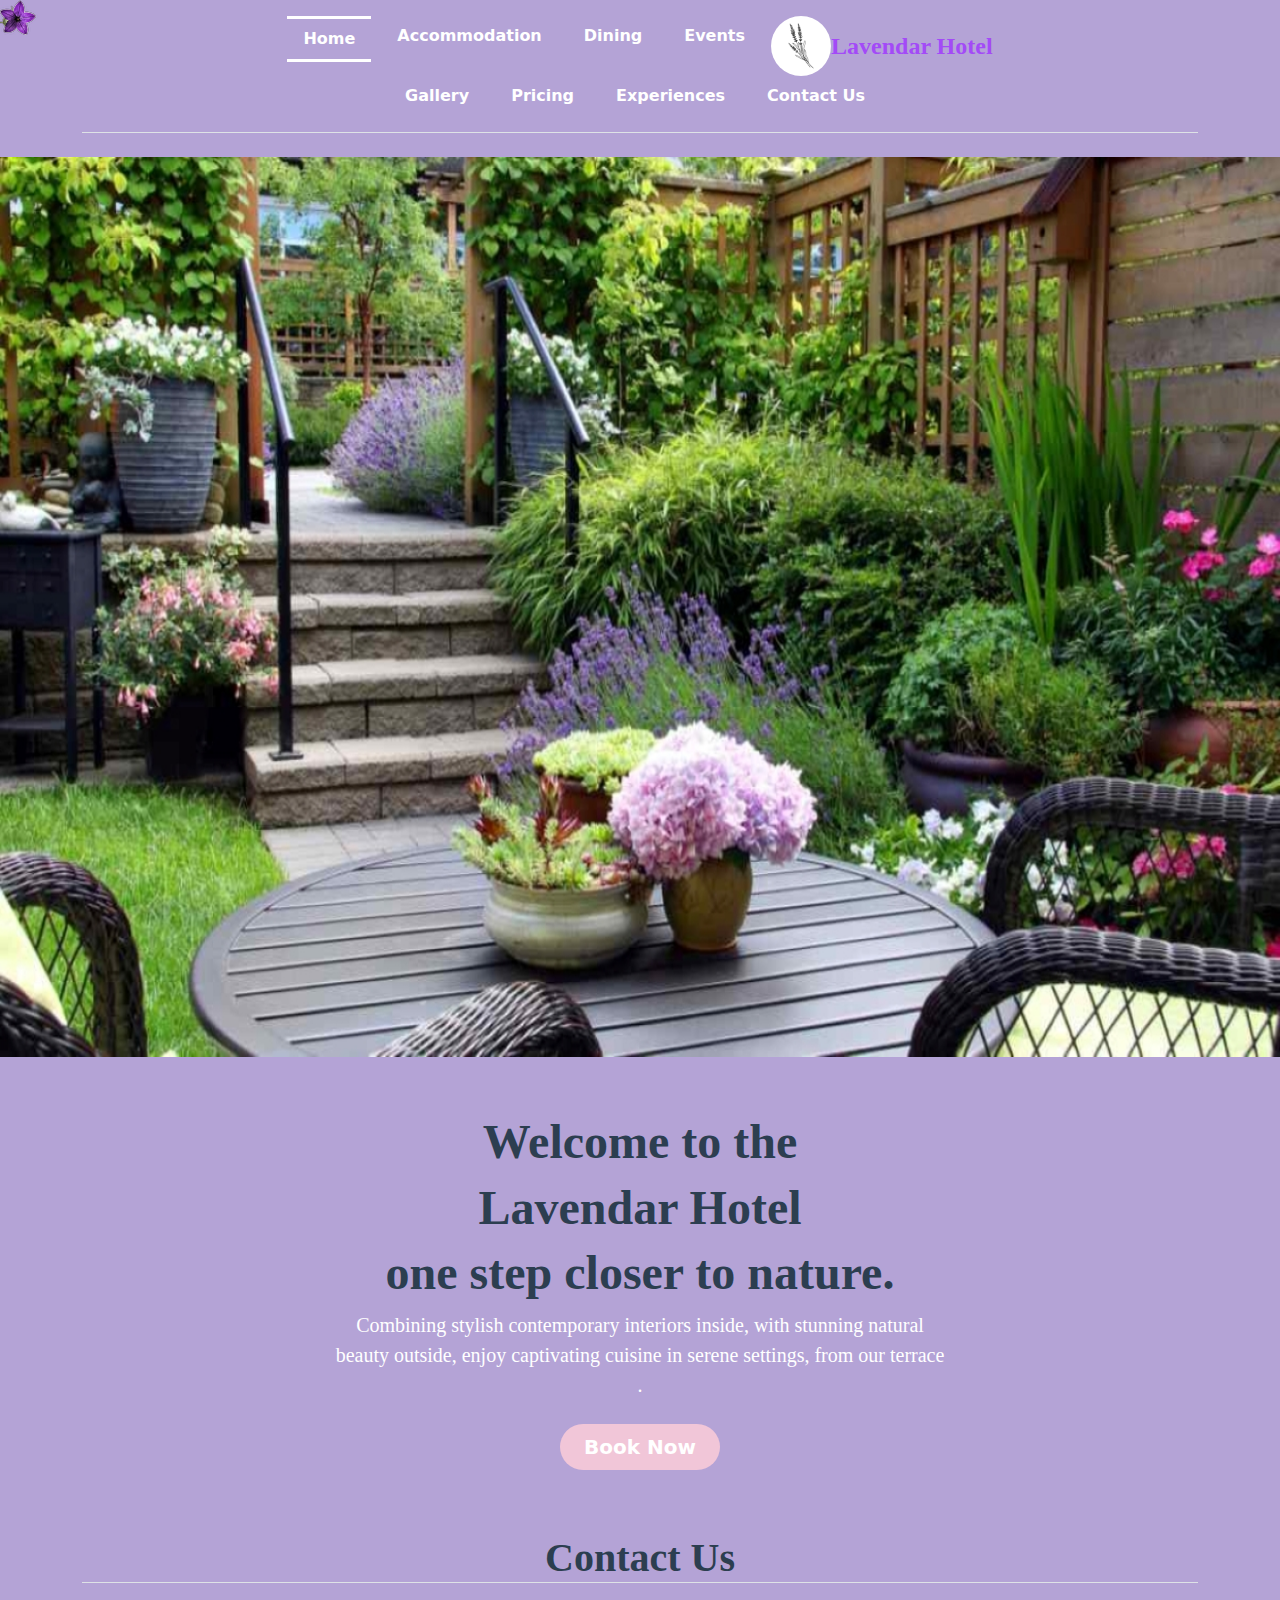
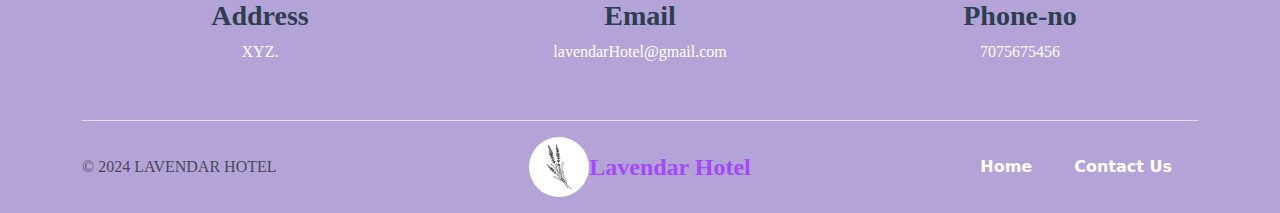
<file: index.html>
<!DOCTYPE html>
<head><title>Lavendar Hotel</title>
  <meta charset="utf-8">
  <meta name="viewport" content="width=device-width , initial-scale =1.0">
  <link href="./style.css" rel="stylesheet">
    <link href="https://cdn.jsdelivr.net/npm/bootstrap@5.3.3/dist/css/bootstrap.min.css" rel="stylesheet" integrity="sha384-QWTKZyjpPEjISv5WaRU9OFeRpok6YctnYmDr5pNlyT2bRjXh0JMhjY6hW+ALEwIH" crossorigin="anonymous">
    <link href="https://fonts.googleapis.com/css2?family=Abril+Fatface&family=Alegreya:ital,wght@0,400..900;1,400..900&family=Great+Vibes&display=swap" rel="stylesheet">
  </head>
<body>
<div class="cursor">
<img class="curimg" src="./img/cursor1.png">
</div>
<div class="main">
    <div class="container">
        <header class="d-flex flex-wrap justify-content-center py-3 mb-4 border-bottom">
            <ul class="nav nav-pills">
                <li class="nav-item"><a href="./index.html" class="nav-link active" aria-current="page" >Home</a></li>
                <li class="nav-item"><a href="./accommodation.html" class="nav-link">Accommodation</a></li>
                <li class="nav-item"><a href="./dining.html" class="nav-link">Dining</a></li>
                <li class="nav-item"><a href="./events.html" class="nav-link">Events</a></li>
              </ul>
          <center><a href="" class="d-flex align-items-center mb-3 mb-md-0 me-md-auto link-body-emphasis text-decoration-none">
            <svg class="bi me-2" width="0.1" height="0.1"><img class="lavendar" src="./lavendarpic.jpg" height="60" width="60"></svg>
            <span class="fs-4">Lavendar Hotel</span>
          </a></center>   
          <ul class="nav nav-pills">
            <li class="nav-item"><a href="./gallery.html" class="nav-link">Gallery</a></li>
            <li class="nav-item"><a href="./pricing.html" class="nav-link">Pricing</a></li>
            <li class="nav-item"><a href="./experiences.html" class="nav-link">Experiences</a></li>
            <li class="nav-item"><a href="./contact.html" class="nav-link">Contact Us</a></li>
          </ul>
        </header>
      </div>
      <div class="hero">
        <h2 class="herotext">Welcome</h2>
           <img class="heroimg" src="./Backyard-Garden-Ideas-1.jpg">
      </div>
      <div class="px-4 py-2 my-5 text-center">
        <h1 class="display-5">Welcome to the</h1>
        <h1 class="display-5">Lavendar Hotel</h1>
        <h3 class="display-5">one step closer to nature.</h3>
        <div class="col-lg-6 mx-auto">
          <p class="lead mb-4">Combining stylish contemporary interiors inside, with stunning natural beauty outside, enjoy captivating cuisine in serene settings, from our terrace .</p>
          <div class="d-grid gap-2 d-sm-flex justify-content-sm-center">
            <button type="button" class="btn btn-primary btn-lg px-4 gap-3" fdprocessedid="iiy8e">Book Now</button>
          </div>
        </div>
      </div>
        <div class="p-2 text-center bg-body-tertiary custom-bg">
          <div class="container">
            <h1 class="border-bottom">Contact Us</h1>
            <div class="row g-4 py-2 row-cols-1 row-cols-lg-3">
              <div class="col">
                <h3 >Address</h3>
                <p>XYZ.</p>
              </div>
              <div class="col">
                <h3>Email</h3>
                <p>lavendarHotel@gmail.com</p>
              </div>
              <div class="col">
                <h3>Phone-no</h3>
                <p>7075675456</p>             
              </div>
            </div>
          </div>
        </div>
      <div class="container">
        <footer class="d-flex flex-wrap justify-content-between align-items-center py-3 my-4 border-top">
          <p class="col-md-4 mb-0 text-body-secondary">© 2024 LAVENDAR HOTEL</p>
          <a href="/" class="col-md-4 d-flex align-items-center justify-content-center mb-3 mb-md-0 me-md-auto link-body-emphasis text-decoration-none">
            <svg class="bi me-2" width="40" height="32"><img class="lavendar" src="./lavendarpic.jpg" height="60" width="60"></svg>
            <span class="fs-4 text-center">Lavendar Hotel</span>
          </a>
          <ul class="nav col-md-4 justify-content-end">
            <li class="nav-item"><a href="./index.html" class="nav-link">Home</a></li>
            <li class="nav-item"><a href="./contact.html" class="nav-link">Contact Us</a></li>
          </ul>
        </footer>
      </div>
      <script src="https://cdn.jsdelivr.net/npm/bootstrap@5.3.3/dist/js/bootstrap.bundle.min.js" integrity="sha384-YvpcrYf0tY3lHB60NNkmXc5s9fDVZLESaAA55NDzOxhy9GkcIdslK1eN7N6jIeHz" crossorigin="anonymous"></script>
      <script src="https://cdnjs.cloudflare.com/ajax/libs/gsap/3.12.5/gsap.min.js" integrity="sha512-7eHRwcbYkK4d9g/6tD/mhkf++eoTHwpNM9woBxtPUBWm67zeAfFC+HrdoE2GanKeocly/VxeLvIqwvCdk7qScg==" crossorigin="anonymous" referrerpolicy="no-referrer"></script>
      <script src="script.js"></script>
    </body>
    </html>
</file>
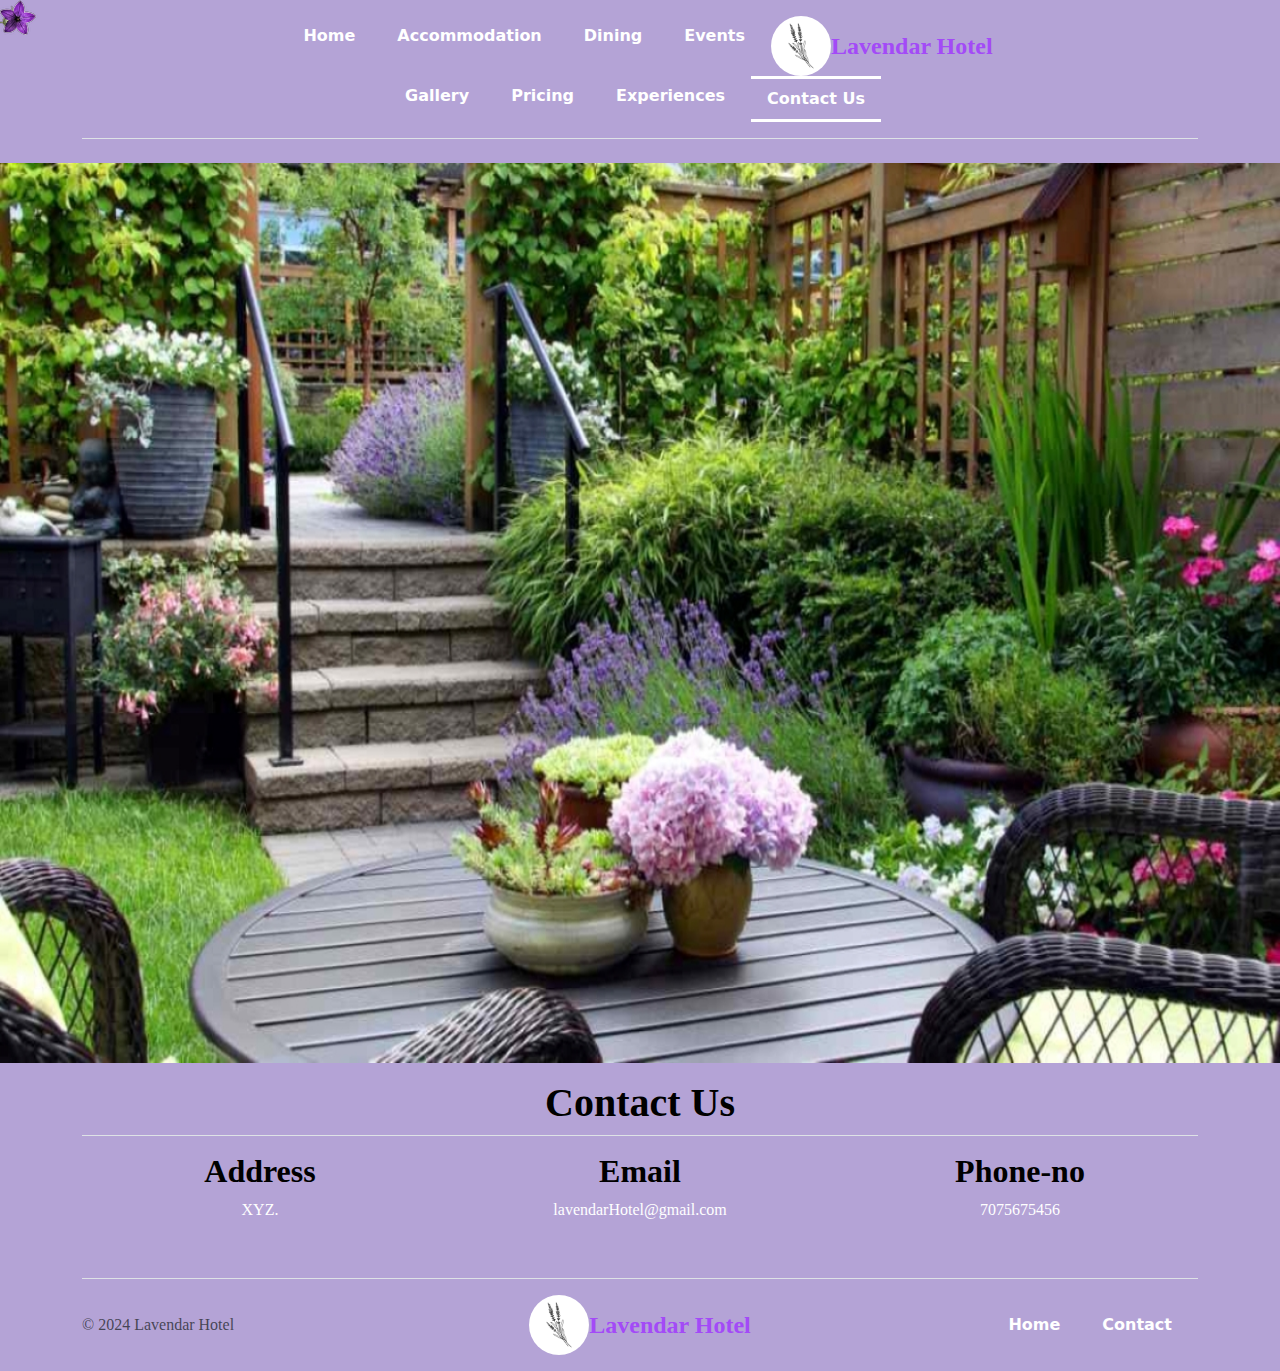
<file: contact.html>
<!DOCTYPE html>
<head><title>Lavendar Hotel</title>
    <link href="style.css" rel="stylesheet">
    <link href="https://cdn.jsdelivr.net/npm/bootstrap@5.3.3/dist/css/bootstrap.min.css" rel="stylesheet" integrity="sha384-QWTKZyjpPEjISv5WaRU9OFeRpok6YctnYmDr5pNlyT2bRjXh0JMhjY6hW+ALEwIH" crossorigin="anonymous">
    <link rel="preconnect" href="https://fonts.googleapis.com">
    <link rel="preconnect" href="https://fonts.gstatic.com" crossorigin>
    <link href="https://fonts.googleapis.com/css2?family=Abril+Fatface&family=Alegreya:ital,wght@0,400..900;1,400..900&family=Great+Vibes&display=swap" rel="stylesheet">
  </head>
<body>
  <div class="cursor">
    <img class="curimg" src="./img/cursor1.png">
    </div>
    <div class="main">
    <div class="container">
        <header class="d-flex flex-wrap justify-content-center py-3 mb-4 border-bottom">
            <ul class="nav nav-pills">
                <li class="nav-item"><a href="./index.html" class="nav-link" aria-current="page">Home</a></li>
                <li class="nav-item"><a href="./accommodation.html" class="nav-link">Accommodation</a></li>
                <li class="nav-item"><a href="./dining.html" class="nav-link">Dining</a></li>
                <li class="nav-item"><a href="./events.html" class="nav-link">Events</a></li>
              </ul>
              <center><a href="" class="d-flex align-items-center mb-3 mb-md-0 me-md-auto link-body-emphasis text-decoration-none">
                <svg class="bi me-2" width="0.1" height="0.1"><img class="lavendar" src="./lavendarpic.jpg" height="60" width="60"></svg>
                <span class="fs-4">Lavendar Hotel</span>
              </a></center>  
          <ul class="nav nav-pills">
            <li class="nav-item"><a href="./gallery.html" class="nav-link">Gallery</a></li>
            <li class="nav-item"><a href="./pricing.html" class="nav-link">Pricing</a></li>
            <li class="nav-item"><a href="./experiences.html" class="nav-link">Experiences</a></li>
            <li class="nav-item"><a href="./contact.html" class="nav-link active">Contact Us</a></li>
          </ul>
        </header>
      </div>
      <div class="hero">
           <img class="heroimg" src="./Backyard-Garden-Ideas-1.jpg">
      </div>
      <div class="p-2 text-center bg-body-tertiary custom-bg">
        <div class="container">
          <h1 class="text-body-emphasis py-2 border-bottom">Contact Us</h1>
          <div class="row g-4 py-2 row-cols-1 row-cols-lg-3">
            <div class="col">
              <h3 class="fs-2 text-body-emphasis">Address</h3>
              <p>XYZ.</p>
            </div>
            <div class="col">
              <h3 class="fs-2 text-body-emphasis">Email</h3>
              <p>lavendarHotel@gmail.com</p>
            </div>
            <div class="col">
              <h3 class="fs-2 text-body-emphasis">Phone-no</h3>
              <p>7075675456</p>             
            </div>
          </div>
        </div>
      </div>
      <div class="container">
        <footer class="d-flex flex-wrap justify-content-between align-items-center py-3 my-4 border-top">
          <p class="col-md-4 mb-0 text-body-secondary">© 2024 Lavendar Hotel</p>      
          <a href="/" class="col-md-4 d-flex align-items-center justify-content-center mb-3 mb-md-0 me-md-auto link-body-emphasis text-decoration-none">
            <svg class="bi me-2" width="40" height="32"><img class="lavendar" src="./lavendarpic.jpg" height="60" width="60"></svg>
            <span class="fs-4 text-center">Lavendar Hotel</span>
          </a>   
          <ul class="nav col-md-4 justify-content-end">
            <li class="nav-item"><a href="./index.html" class="nav-link">Home</a></li>
            <li class="nav-item"><a href="./contact.html" class="nav-link">Contact</a></li>
          </ul>
        </footer>
      </div>
    <script src="https://cdn.jsdelivr.net/npm/bootstrap@5.3.3/dist/js/bootstrap.bundle.min.js" integrity="sha384-YvpcrYf0tY3lHB60NNkmXc5s9fDVZLESaAA55NDzOxhy9GkcIdslK1eN7N6jIeHz" crossorigin="anonymous"></script>
    <script src="https://cdnjs.cloudflare.com/ajax/libs/gsap/3.12.5/gsap.min.js" integrity="sha512-7eHRwcbYkK4d9g/6tD/mhkf++eoTHwpNM9woBxtPUBWm67zeAfFC+HrdoE2GanKeocly/VxeLvIqwvCdk7qScg==" crossorigin="anonymous" referrerpolicy="no-referrer"></script>
    <script src="script.js"></script>
  </body>
</file>
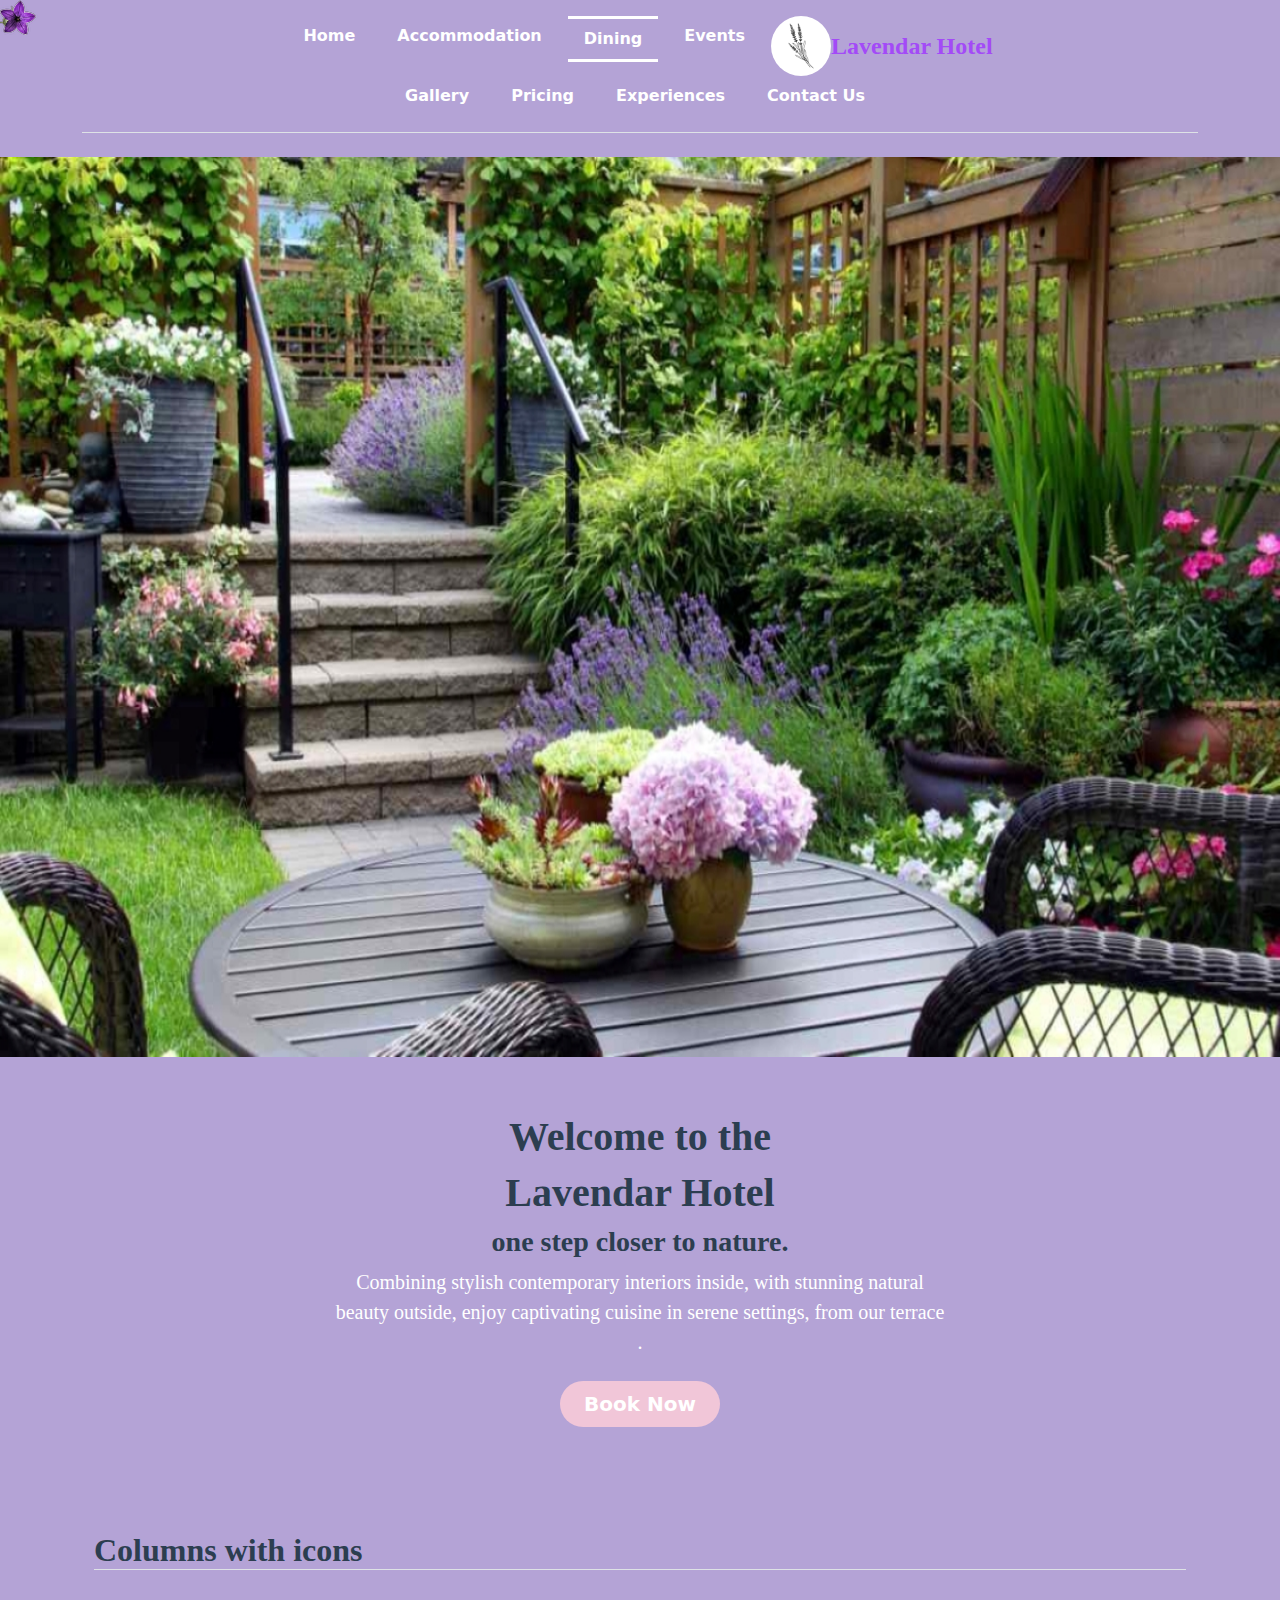
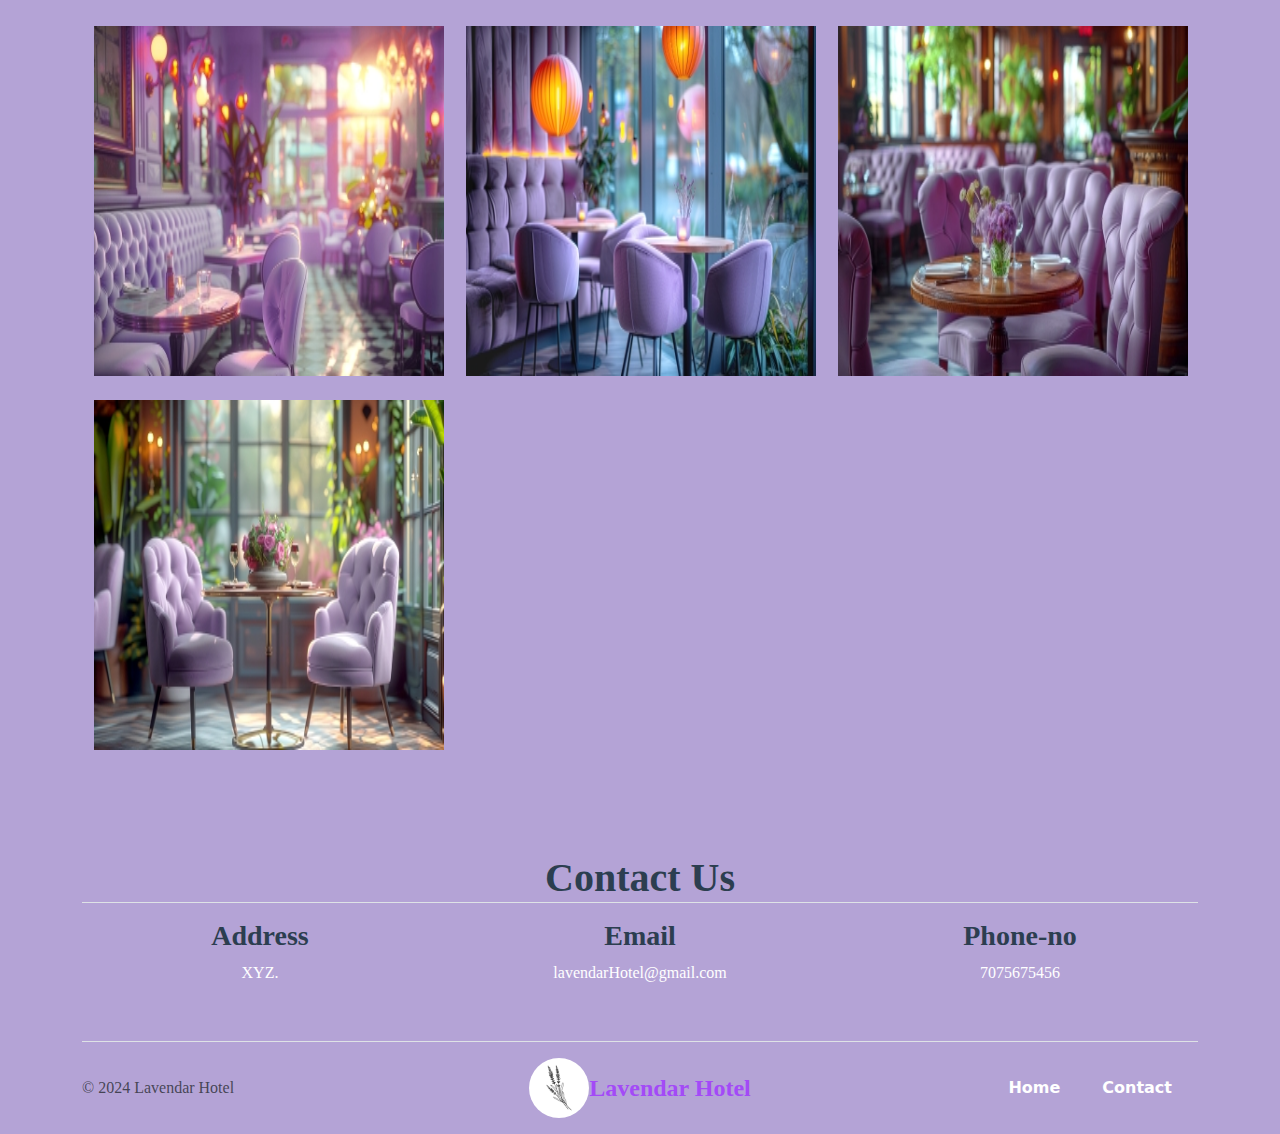
<file: dining.html>
<!DOCTYPE html>
<head><title>Lavendar Hotel</title>
    <link href="style.css" rel="stylesheet">
    <link href="https://cdn.jsdelivr.net/npm/bootstrap@5.3.3/dist/css/bootstrap.min.css" rel="stylesheet" integrity="sha384-QWTKZyjpPEjISv5WaRU9OFeRpok6YctnYmDr5pNlyT2bRjXh0JMhjY6hW+ALEwIH" crossorigin="anonymous">
    <link rel="preconnect" href="https://fonts.googleapis.com">
    <link rel="preconnect" href="https://fonts.gstatic.com" crossorigin>
    <link href="https://fonts.googleapis.com/css2?family=Abril+Fatface&family=Alegreya:ital,wght@0,400..900;1,400..900&family=Great+Vibes&display=swap" rel="stylesheet">
  </head>
<body>
  <div class="cursor">
    <img class="curimg" src="./img/cursor1.png">
    </div>
  <div class="main">
    <div class="container">
        <header class="d-flex flex-wrap justify-content-center py-3 mb-4 border-bottom">
            <ul class="nav nav-pills">
                <li class="nav-item"><a href="./index.html" class="nav-link" aria-current="page">Home</a></li>
                <li class="nav-item"><a href="./accommodation.html" class="nav-link">Accommodation</a></li>
                <li class="nav-item"><a href="./dining.html" class="nav-link active">Dining</a></li>
                <li class="nav-item"><a href="./events.html" class="nav-link">Events</a></li>
              </ul>
              <center><a href="" class="d-flex align-items-center mb-3 mb-md-0 me-md-auto link-body-emphasis text-decoration-none">
                <svg class="bi me-2" width="0.1" height="0.1"><img class="lavendar" src="./lavendarpic.jpg" height="60" width="60"></svg>
                <span class="fs-4">Lavendar Hotel</span>
              </a></center>   
          <ul class="nav nav-pills">
            <li class="nav-item"><a href="./gallery.html" class="nav-link">Gallery</a></li>
            <li class="nav-item"><a href="./pricing.html" class="nav-link">Pricing</a></li>
            <li class="nav-item"><a href="./experiences.html" class="nav-link">Experiences</a></li>
            <li class="nav-item"><a href="./contact.html" class="nav-link">Contact Us</a></li>
          </ul>
        </header>
      </div>
      <div class="hero">
           <img class="heroimg" src="./Backyard-Garden-Ideas-1.jpg">
      </div>
      <div class="px-4 py-2 my-5 text-center">
        <h1 >Welcome to the</h1>
        <h1 >Lavendar Hotel</h1>
        <h3 >one step closer to nature.</h3>
        <div class="col-lg-6 mx-auto">
          <p class="lead mb-4">Combining stylish contemporary interiors inside, with stunning natural beauty outside, enjoy captivating cuisine in serene settings, from our terrace .</p>
          <div class="d-grid gap-2 d-sm-flex justify-content-sm-center">
            <button type="button" class="btn btn-primary btn-lg px-4 gap-3" fdprocessedid="iiy8e">Book Now</button>
          </div>
        </div>
      </div>
      <div class="container px-4 py-5" id="featured-3">
        <h2 class="border-bottom">Columns with icons</h2>
        <div class="row g-4 py-5 row-cols-1 row-cols-lg-3">
          <div class="feature col">
            <img class="din" src="./img/dining3.jpg" height="350px" width="350px">
            <div class="dininfo">
           <h3 class="pictext">Banquet Hall</h3></div>
          </div>
          <div class="feature col">
            <img class="din" src="./img/dining1.jpg" height="350px" width="350px">
            <div class="dininfo">
              <h3 class="pictext">Family Dining</h3></div>
          </div>
          <div class="feature col">            
            <img class="din" src="./img/dining2.jpg" height="350px" width="350px">
            <div class="dininfo">
              <h3 class="pictext">Family Dining</h3></div>
          </div>
          <div class="feature col">           
            <img class="din" src="./img/dining4.jpg" height="350px" width="350px">
            <div class="dininfo">
              <h3 class="pictext">Private Dining</h3></div>
          </div>
        </div>
      </div>
      <div class="p-2 text-center bg-body-tertiary custom-bg">
        <div class="container">
          <h1 class="border-bottom">Contact Us</h1>
          <div class="row g-4 py-2 row-cols-1 row-cols-lg-3">
            <div class="col">
              <h3>Address</h3>
              <p>XYZ.</p>
            </div>
            <div class="col">
              <h3>Email</h3>
              <p>lavendarHotel@gmail.com</p>
            </div>
            <div class="col">
              <h3>Phone-no</h3>
              <p>7075675456</p>             
            </div>
          </div>
        </div>
      </div>
      <div class="container">
        <footer class="d-flex flex-wrap justify-content-between align-items-center py-3 my-4 border-top">
          <p class="col-md-4 mb-0 text-body-secondary">© 2024 Lavendar Hotel</p>    
          <a href="/" class="col-md-4 d-flex align-items-center justify-content-center mb-3 mb-md-0 me-md-auto link-body-emphasis text-decoration-none">
            <svg class="bi me-2" width="40" height="32"><img class="lavendar" src="./lavendarpic.jpg" height="60" width="60"></svg>
            <span class="fs-4 text-center">Lavendar Hotel</span>
          </a>    
          <ul class="nav col-md-4 justify-content-end">
            <li class="nav-item"><a href="./index.html" class="nav-link">Home</a></li>
            <li class="nav-item"><a href="./contact.html" class="nav-link">Contact</a></li>
          </ul>
        </footer>
      </div>
    <script src="https://cdn.jsdelivr.net/npm/bootstrap@5.3.3/dist/js/bootstrap.bundle.min.js" integrity="sha384-YvpcrYf0tY3lHB60NNkmXc5s9fDVZLESaAA55NDzOxhy9GkcIdslK1eN7N6jIeHz" crossorigin="anonymous"></script>
    <script src="https://cdnjs.cloudflare.com/ajax/libs/gsap/3.12.5/gsap.min.js" integrity="sha512-7eHRwcbYkK4d9g/6tD/mhkf++eoTHwpNM9woBxtPUBWm67zeAfFC+HrdoE2GanKeocly/VxeLvIqwvCdk7qScg==" crossorigin="anonymous" referrerpolicy="no-referrer"></script>
    <script src="script.js"></script>
  </body>
</file>
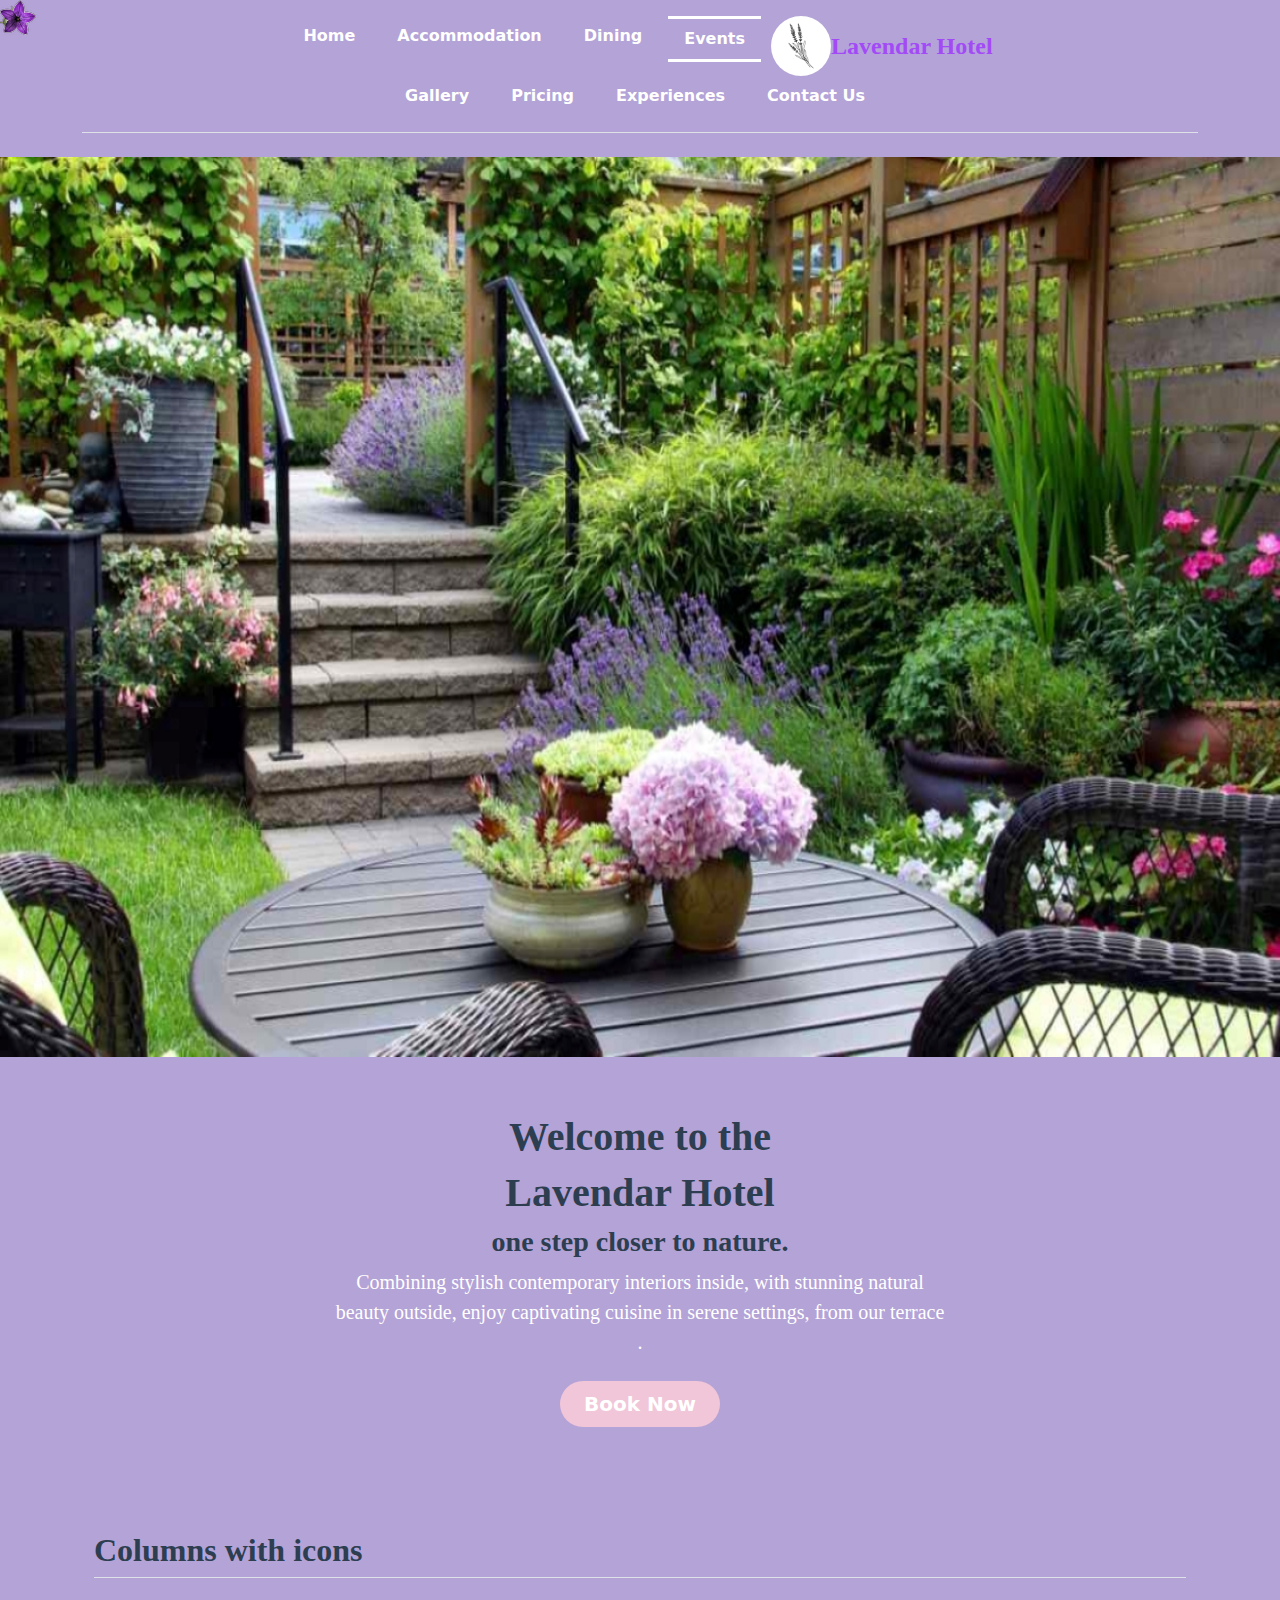
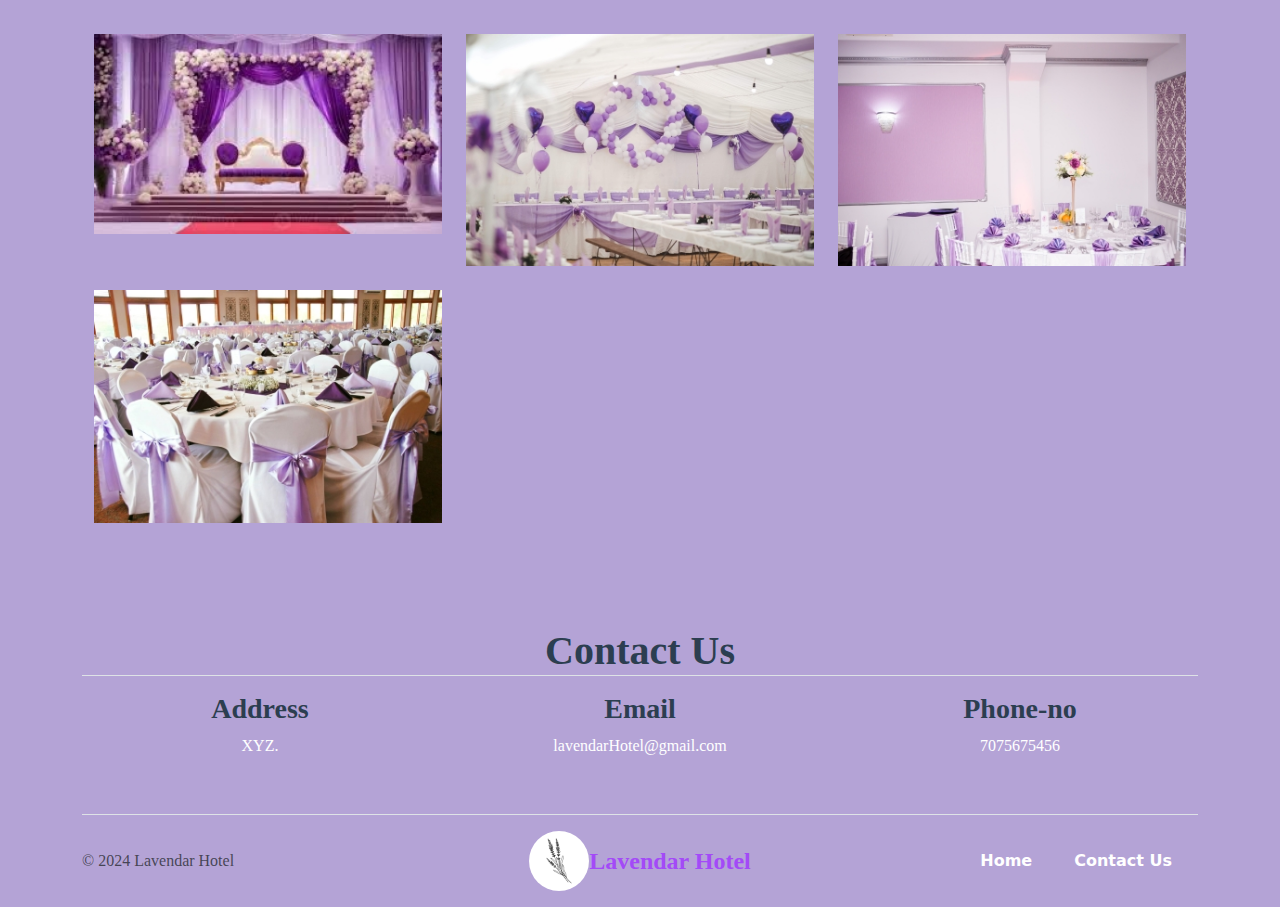
<file: events.html>
<!DOCTYPE html>
<head><title>Lavendar Hotel</title>
    <link href="style.css" rel="stylesheet">
    <link href="https://cdn.jsdelivr.net/npm/bootstrap@5.3.3/dist/css/bootstrap.min.css" rel="stylesheet" integrity="sha384-QWTKZyjpPEjISv5WaRU9OFeRpok6YctnYmDr5pNlyT2bRjXh0JMhjY6hW+ALEwIH" crossorigin="anonymous">
    <link href="https://fonts.googleapis.com/css2?family=Abril+Fatface&family=Alegreya:ital,wght@0,400..900;1,400..900&family=Great+Vibes&display=swap" rel="stylesheet">
  </head>
<body>
  <div class="cursor">
    <img class="curimg" src="./img/cursor1.png">
    </div>
    <div class="main">
    <div class="container">
        <header class="d-flex flex-wrap justify-content-center py-3 mb-4 border-bottom">
            <ul class="nav nav-pills">
                <li class="nav-item"><a href="./index.html" class="nav-link " aria-current="page">Home</a></li>
                <li class="nav-item"><a href="./accommodation.html" class="nav-link">Accommodation</a></li>
                <li class="nav-item"><a href="./dining.html" class="nav-link">Dining</a></li>
                <li class="nav-item"><a href="./events.html" class="nav-link active">Events</a></li>
              </ul>
              <center><a href="" class="d-flex align-items-center mb-3 mb-md-0 me-md-auto link-body-emphasis text-decoration-none">
                <svg class="bi me-2" width="0.1" height="0.1"><img class="lavendar" src="./lavendarpic.jpg" height="60" width="60"></svg>
                <span class="fs-4">Lavendar Hotel</span>
              </a></center>
          <ul class="nav nav-pills">
            <li class="nav-item"><a href="./gallery.html" class="nav-link">Gallery</a></li>
            <li class="nav-item"><a href="./pricing.html" class="nav-link">Pricing</a></li>
            <li class="nav-item"><a href="./experiences.html" class="nav-link">Experiences</a></li>
            <li class="nav-item"><a href="./contact.html" class="nav-link">Contact Us</a></li>
          </ul>
        </header>
      </div>
      <div class="hero">
           <img class="heroimg" src="./Backyard-Garden-Ideas-1.jpg">
      </div>
      <div class="px-4 py-2 my-5 text-center">
        <h1 >Welcome to the</h1>
        <h1>Lavendar Hotel</h1>
        <h3>one step closer to nature.</h3>
        <div class="col-lg-6 mx-auto">
          <p class="lead mb-4">Combining stylish contemporary interiors inside, with stunning natural beauty outside, enjoy captivating cuisine in serene settings, from our terrace .</p>
          <div class="d-grid gap-2 d-sm-flex justify-content-sm-center">
            <button type="button" class="btn btn-primary btn-lg px-4 gap-3" fdprocessedid="iiy8e">Book Now</button>
          </div>
        </div>
      </div>
      <div class="container px-4 py-5" id="featured-3">
        <h2 class="pb-2 border-bottom">Columns with icons</h2>
        <div class="row g-4 py-5 row-cols-1 row-cols-lg-3">
          <div class="small col anim-container">
            <svg class="anim" role="presentational" viewBox="0 0 700 700"></svg>
            <img class="eve" src="./img/eventstage.jpg">            
          </div>
          <div class="small col anim-container">
            <svg class="anim" role="presentational" viewBox="0 0 500 500"></svg>
            <img class="eve" src="./img/event1.jpg">
          </div>
          <div class="small col anim-container">
            <svg class="anim" role="presentational" viewBox="0 0 500 500"></svg>      
            <img class="eve" src="./img/event2.jpg">
          </div>
          <div class="small col anim-container">
            <svg class="anim" role="presentational" viewBox="0 0 500 500"></svg>
            <img class="eve" src="./img/events.jpg">
          </div>
        </div>
      </div>
      <div class="p-2 text-center bg-body-tertiary custom-bg">
        <div class="container">
          <h1 class="border-bottom">Contact Us</h1>
          <div class="row g-4 py-2 row-cols-1 row-cols-lg-3">
            <div class="col">
              <h3>Address</h3>
              <p>XYZ.</p>
            </div>
            <div class="col">
              <h3>Email</h3>
              <p>lavendarHotel@gmail.com</p>
            </div>
            <div class="col">
              <h3>Phone-no</h3>
              <p>7075675456</p>
            </div>
          </div>
        </div>
      </div>
      <div class="container">
        <footer class="d-flex flex-wrap justify-content-between align-items-center py-3 my-4 border-top">
          <p class="col-md-4 mb-0 text-body-secondary">© 2024 Lavendar Hotel</p>      
          <a href="/" class="col-md-4 d-flex align-items-center justify-content-center mb-3 mb-md-0 me-md-auto link-body-emphasis text-decoration-none">
            <svg class="bi me-2" width="40" height="32"><img class="lavendar" src="./lavendarpic.jpg" height="60" width="60"></svg>
            <span class="fs-4 text-center">Lavendar Hotel</span>
          </a>    
          <ul class="nav col-md-4 justify-content-end">
            <li class="nav-item"><a href="./index.html" class="nav-link">Home</a></li>
            <li class="nav-item"><a href="./contact.html" class="nav-link">Contact Us</a></li>
          </ul>
        </footer>
      </div>
    <script src="https://cdn.jsdelivr.net/npm/bootstrap@5.3.3/dist/js/bootstrap.bundle.min.js" integrity="sha384-YvpcrYf0tY3lHB60NNkmXc5s9fDVZLESaAA55NDzOxhy9GkcIdslK1eN7N6jIeHz" crossorigin="anonymous"></script>
    <script src="https://cdnjs.cloudflare.com/ajax/libs/gsap/3.12.5/gsap.min.js" integrity="sha512-7eHRwcbYkK4d9g/6tD/mhkf++eoTHwpNM9woBxtPUBWm67zeAfFC+HrdoE2GanKeocly/VxeLvIqwvCdk7qScg==" crossorigin="anonymous" referrerpolicy="no-referrer"></script>
    <script src="script.js"></script>
  </body>
</file>
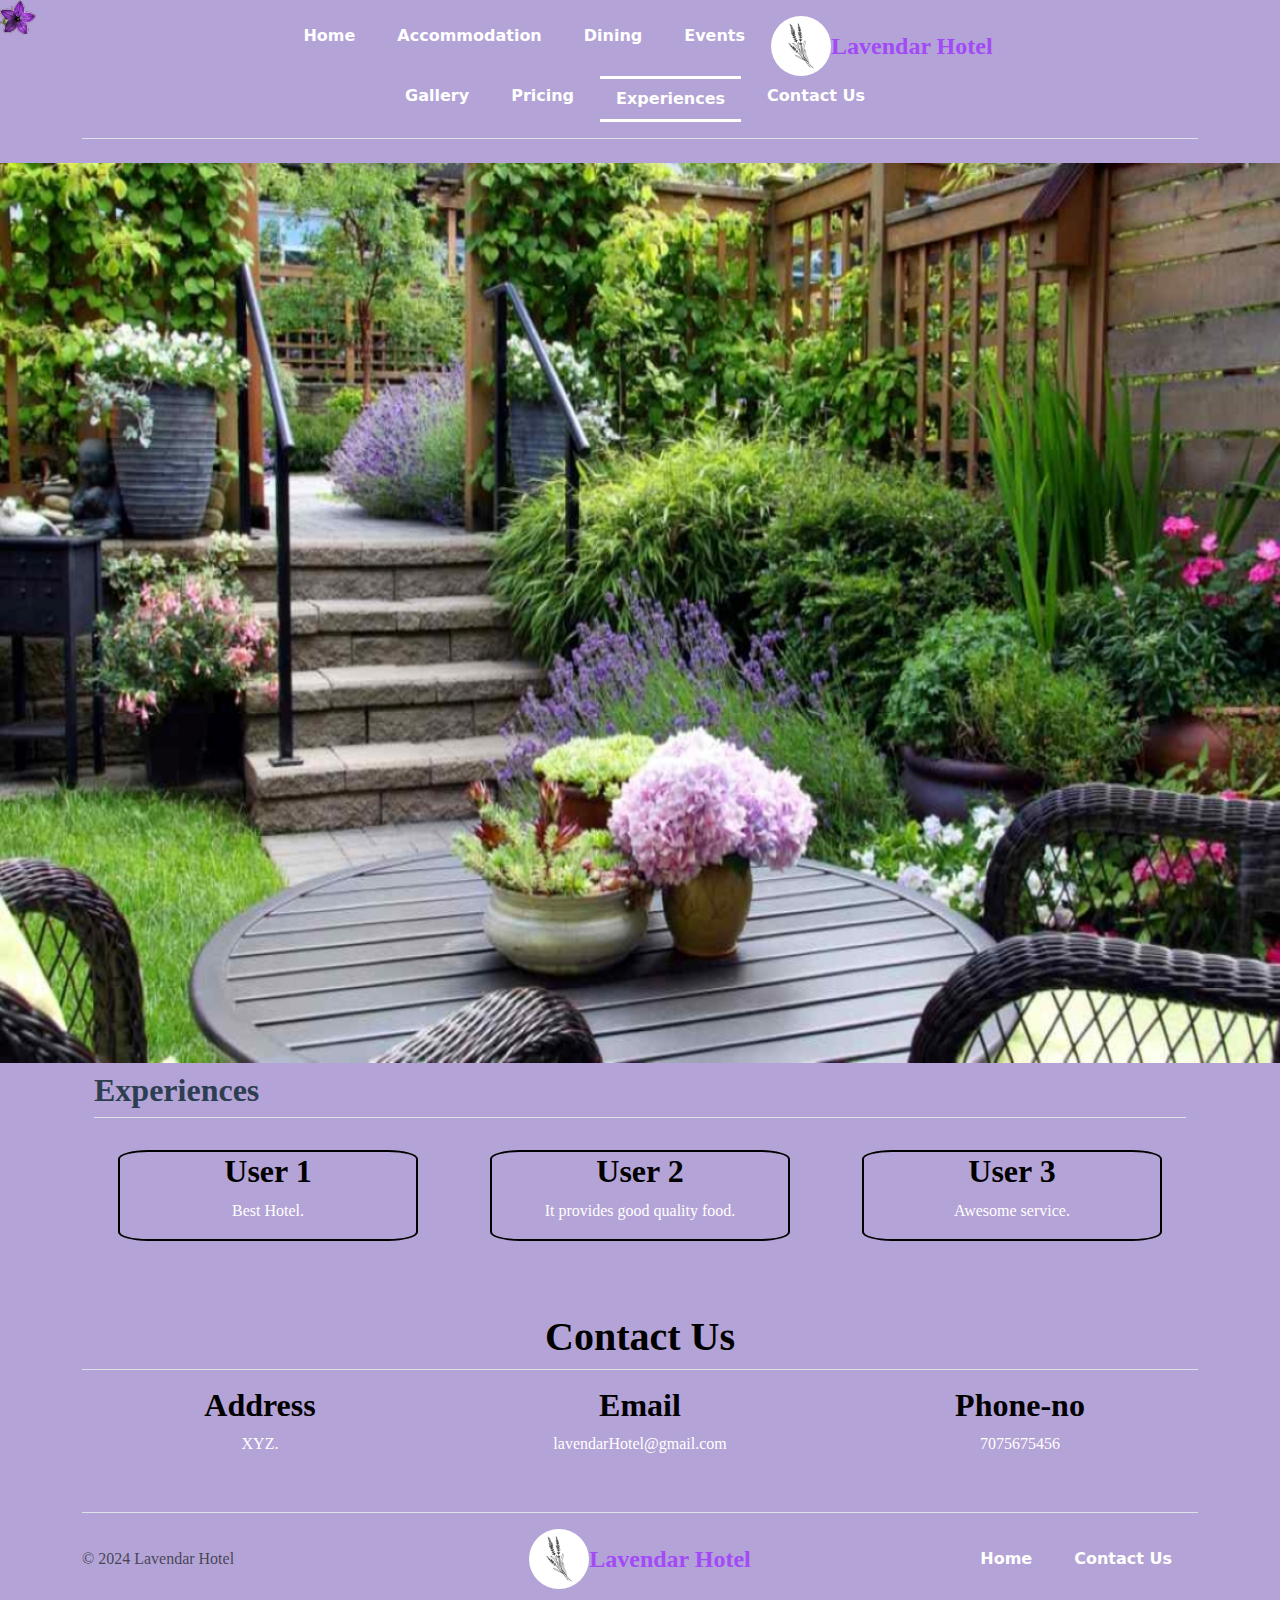
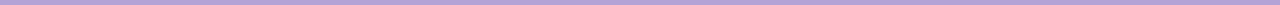
<file: experiences.html>
<!DOCTYPE html>
<head><title>Lavendar Hotel</title>
    <link href="style.css" rel="stylesheet">
    <link href="https://cdn.jsdelivr.net/npm/bootstrap@5.3.3/dist/css/bootstrap.min.css" rel="stylesheet" integrity="sha384-QWTKZyjpPEjISv5WaRU9OFeRpok6YctnYmDr5pNlyT2bRjXh0JMhjY6hW+ALEwIH" crossorigin="anonymous">
    <link href="https://fonts.googleapis.com/css2?family=Abril+Fatface&family=Alegreya:ital,wght@0,400..900;1,400..900&family=Great+Vibes&display=swap" rel="stylesheet">
  </head>
<body>
  <div class="cursor">
    <img class="curimg" src="./img/cursor1.png">
    </div>
    <div class="main">
    <div class="container">
        <header class="d-flex flex-wrap justify-content-center py-3 mb-4 border-bottom">
            <ul class="nav nav-pills">
                <li class="nav-item"><a href="./index.html" class="nav-link " aria-current="page">Home</a></li>
                <li class="nav-item"><a href="./accommodation.html" class="nav-link">Accommodation</a></li>
                <li class="nav-item"><a href="./dining.html" class="nav-link">Dining</a></li>
                <li class="nav-item"><a href="./events.html" class="nav-link">Events</a></li>
              </ul>
              <center><a href="" class="d-flex align-items-center mb-3 mb-md-0 me-md-auto link-body-emphasis text-decoration-none">
                <svg class="bi me-2" width="0.1" height="0.1"><img class="lavendar" src="./lavendarpic.jpg" height="60" width="60"></svg>
                <span class="fs-4">Lavendar Hotel</span>
              </a></center>
          <ul class="nav nav-pills">
            <li class="nav-item"><a href="./gallery.html" class="nav-link">Gallery</a></li>
            <li class="nav-item"><a href="./pricing.html" class="nav-link">Pricing</a></li>
            <li class="nav-item"><a href="./experiences.html" class="nav-link active">Experiences</a></li>
            <li class="nav-item"><a href="./contact.html" class="nav-link">Contact Us</a></li>
          </ul>
        </header>
      </div>
      <div class="hero">
           <img class="heroimg" src="./Backyard-Garden-Ideas-1.jpg">
      </div>
      <div class="container px-4 py-2" id="featured-3">
        <h2 class="pb-2 border-bottom">Experiences</h2>
        <div class="row g-4 py-5 row-cols-1 row-cols-lg-3">
          <div class="exp col " style="max-width: 300px; text-align: center; margin: auto;">
            <h3 class="fs-2 text-body-emphasis">User 1</h3>
           <p>Best Hotel.</p>
          </div>
          <div class="exp col" style="max-width: 300px; text-align: center; margin: auto;">         
            <h3 class="fs-2 text-body-emphasis">User 2</h3>
        <p>It provides good quality food.</p>
           </div>
          <div class="exp col" style="max-width: 300px; text-align: center; margin: auto;">       
            <h3 class="fs-2 text-body-emphasis">User 3</h3>
           <p>Awesome service.</p>
           </div>
        </div>
      </div>
      <div class="p-2 text-center bg-body-tertiary custom-bg">
        <div class="container">
          <h1 class="text-body-emphasis py-2 border-bottom">Contact Us</h1>
          <div class="row g-4 py-2 row-cols-1 row-cols-lg-3">
            <div class="col">
              <h3 class="fs-2 text-body-emphasis">Address</h3>
              <p>XYZ.</p>
            </div>
            <div class="col">
              <h3 class="fs-2 text-body-emphasis">Email</h3>
              <p>lavendarHotel@gmail.com</p>
            </div>
            <div class="col">
              <h3 class="fs-2 text-body-emphasis">Phone-no</h3>
              <p>7075675456</p>          
            </div>
          </div>
        </div>
      </div>
      <div class="container">
        <footer class="d-flex flex-wrap justify-content-between align-items-center py-3 my-4 border-top">
          <p class="col-md-4 mb-0 text-body-secondary">© 2024 Lavendar Hotel</p>   
          <a href="/" class="col-md-4 d-flex align-items-center justify-content-center mb-3 mb-md-0 me-md-auto link-body-emphasis text-decoration-none">
            <svg class="bi me-2" width="40" height="32"><img class="lavendar" src="./lavendarpic.jpg" height="60" width="60"></svg>
            <span class="fs-4 text-center">Lavendar Hotel</span>
          </a> 
          <ul class="nav col-md-4 justify-content-end">
            <li class="nav-item"><a href="./index.html" class="nav-link">Home</a></li>
            <li class="nav-item"><a href="./contact.html" class="nav-link">Contact Us</a></li>
          </ul>
        </footer>
      </div></div>
    <script src="https://cdn.jsdelivr.net/npm/bootstrap@5.3.3/dist/js/bootstrap.bundle.min.js" integrity="sha384-YvpcrYf0tY3lHB60NNkmXc5s9fDVZLESaAA55NDzOxhy9GkcIdslK1eN7N6jIeHz" crossorigin="anonymous"></script>
    <script src="https://cdnjs.cloudflare.com/ajax/libs/gsap/3.12.5/gsap.min.js" integrity="sha512-7eHRwcbYkK4d9g/6tD/mhkf++eoTHwpNM9woBxtPUBWm67zeAfFC+HrdoE2GanKeocly/VxeLvIqwvCdk7qScg==" crossorigin="anonymous" referrerpolicy="no-referrer"></script>
    <script src="script.js"></script>
  </body>
</file>
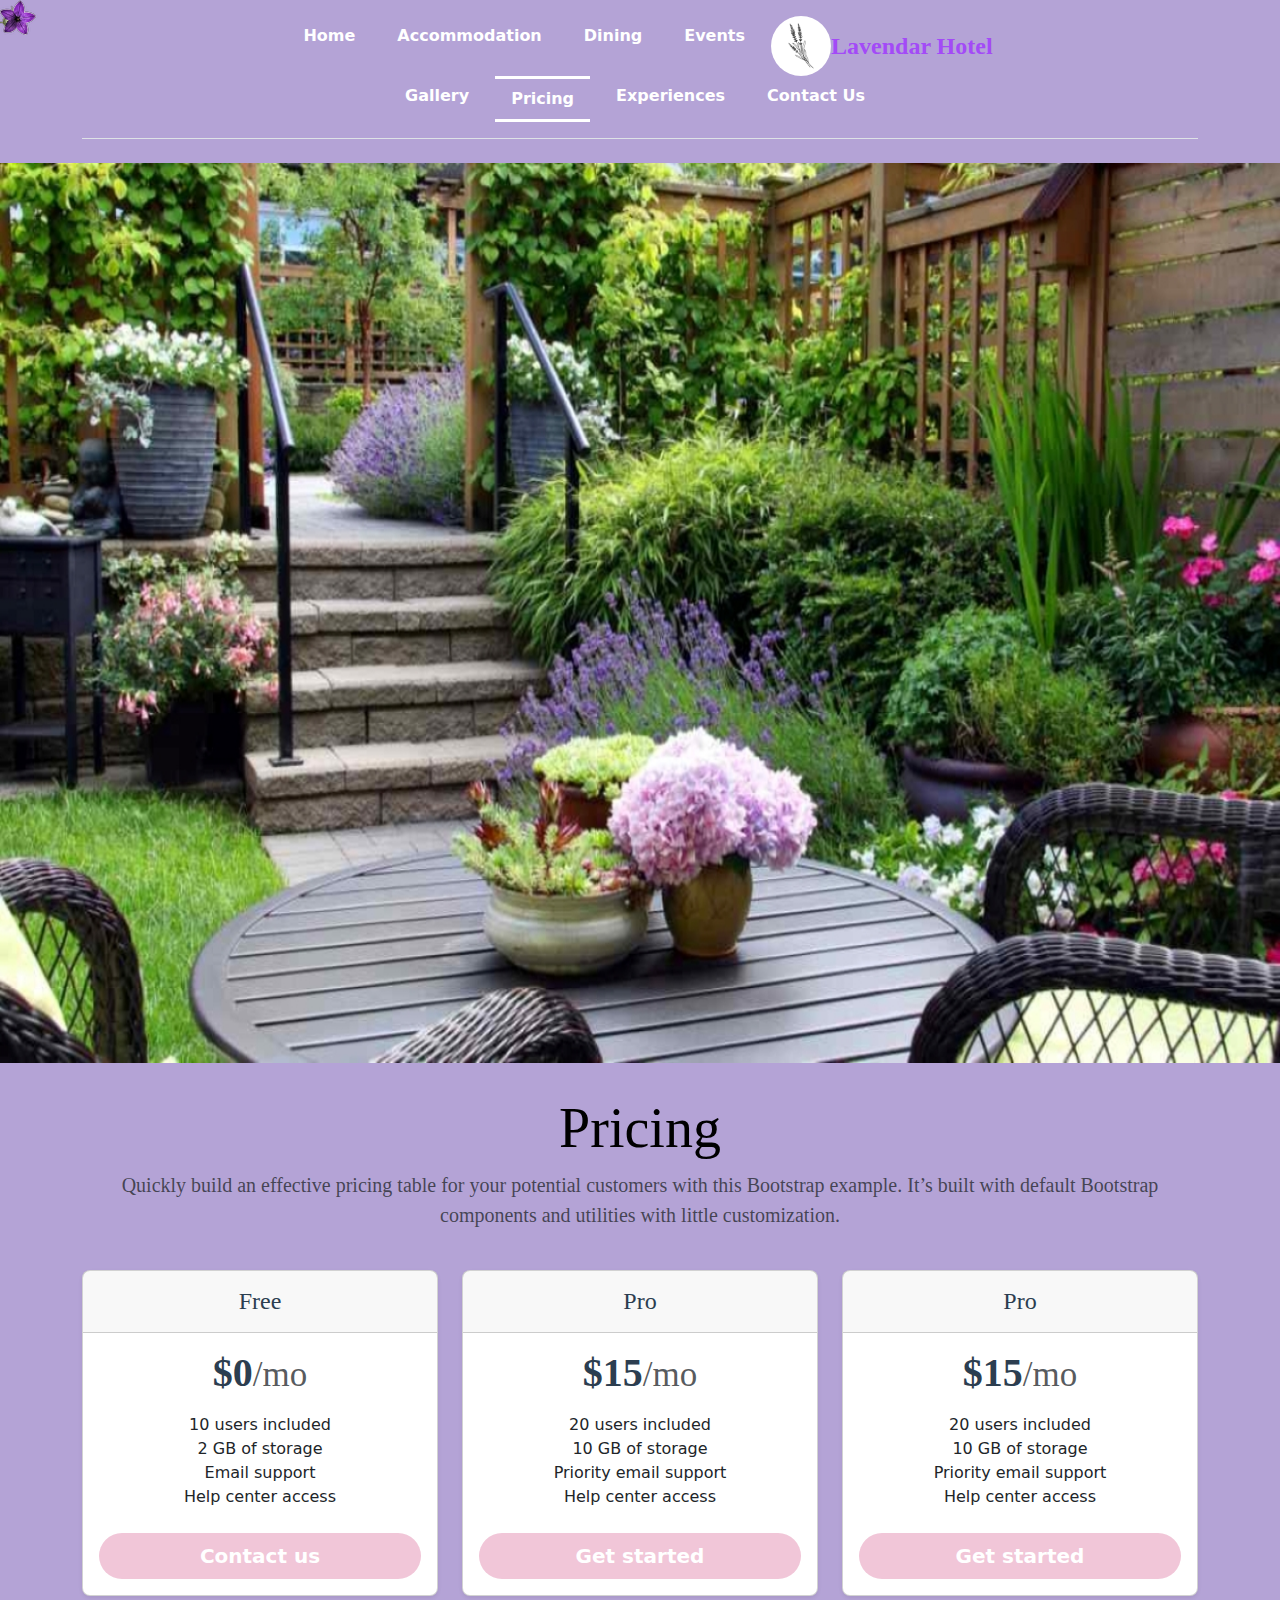
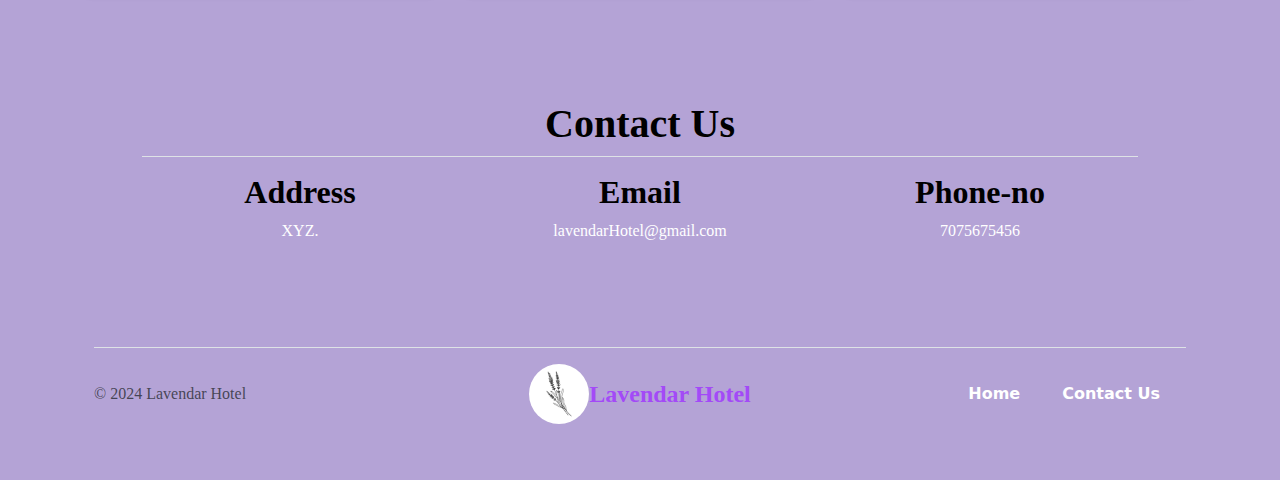
<file: pricing.html>
<!DOCTYPE html>
<head><title>Lavendar Hotel</title>
    <link href="style.css" rel="stylesheet">
    <link href="https://cdn.jsdelivr.net/npm/bootstrap@5.3.3/dist/css/bootstrap.min.css" rel="stylesheet" integrity="sha384-QWTKZyjpPEjISv5WaRU9OFeRpok6YctnYmDr5pNlyT2bRjXh0JMhjY6hW+ALEwIH" crossorigin="anonymous">
    <link rel="preconnect" href="https://fonts.googleapis.com">
    <link rel="preconnect" href="https://fonts.gstatic.com" crossorigin>
    <link href="https://fonts.googleapis.com/css2?family=Abril+Fatface&family=Alegreya:ital,wght@0,400..900;1,400..900&family=Great+Vibes&display=swap" rel="stylesheet">
  </head>
<body>
  <div class="cursor">
    <img class="curimg" src="./img/cursor1.png">
    </div>
    <div class="main">
    <div class="container">
        <header class="d-flex flex-wrap justify-content-center py-3 mb-4 border-bottom">
            <ul class="nav nav-pills">
                <li class="nav-item"><a href="./index.html" class="nav-link" aria-current="page">Home</a></li>
                <li class="nav-item"><a href="./accommodation.html" class="nav-link">Accommodation</a></li>
                <li class="nav-item"><a href="./dining.html" class="nav-link">Dining</a></li>
                <li class="nav-item"><a href="./events.html" class="nav-link">Events</a></li>
              </ul>
          <center><a href="" class="d-flex align-items-center mb-3 mb-md-0 me-md-auto link-body-emphasis text-decoration-none">
            <svg class="bi me-2" width="0.1" height="0.1"><img class="lavendar" src="./lavendarpic.jpg" height="60" width="60"></svg>
            <span class="fs-4">Lavendar Hotel</span>
          </a></center>   
          <ul class="nav nav-pills">
            <li class="nav-item"><a href="./gallery.html" class="nav-link">Gallery</a></li>
            <li class="nav-item"><a href="./pricing.html" class="nav-link active">Pricing</a></li>
            <li class="nav-item"><a href="./experiences.html" class="nav-link">Experiences</a></li>
            <li class="nav-item"><a href="./contact.html" class="nav-link">Contact Us</a></li>
          </ul>
        </header>
      </div>
      <div class="hero">
           <img class="heroimg" src="./Backyard-Garden-Ideas-1.jpg">
      </div>
      <div class="container py-3">
        <header>
          <div class="pricing-header p-3 pb-md-4 mx-auto text-center">
            <h1 class="display-4 fw-normal text-body-emphasis">Pricing</h1>
            <p class="fs-5 text-body-secondary">Quickly build an effective pricing table for your potential customers with this Bootstrap example. It’s built with default Bootstrap components and utilities with little customization.</p>
          </div>
        </header>
        <main>
          <div class="row row-cols-1 row-cols-md-3 mb-3 text-center">
            <div class="col">
              <div class="card mb-4 rounded-3 shadow-sm">
                <div class="card-header py-3">
                  <h4 class="my-0 fw-normal">Free</h4>
                </div>
                <div class="card-body">
                  <h1 class="card-title pricing-card-title">$0<small class="text-body-secondary fw-light">/mo</small></h1>
                  <ul class="list-unstyled mt-3 mb-4">
                    <li>10 users included</li>
                    <li>2 GB of storage</li>
                    <li>Email support</li>
                    <li>Help center access</li>
                  </ul>
                  <button type="button" class="w-100 btn btn-lg btn-primary">Contact us</button>
                </div>
              </div>
            </div>
            <div class="col">
              <div class="card mb-4 rounded-3 shadow-sm">
                <div class="card-header py-3">
                  <h4 class="my-0 fw-normal">Pro</h4>
                </div>
                <div class="card-body">
                  <h1 class="card-title pricing-card-title">$15<small class="text-body-secondary fw-light">/mo</small></h1>
                  <ul class="list-unstyled mt-3 mb-4">
                    <li>20 users included</li>
                    <li>10 GB of storage</li>
                    <li>Priority email support</li>
                    <li>Help center access</li>
                  </ul>
                  <button type="button" class="w-100 btn btn-lg btn-primary">Get started</button>
                </div>
              </div>
            </div>
            <div class="col">
              <div class="card mb-4 rounded-3 shadow-sm">
                <div class="card-header py-3">
                  <h4 class="my-0 fw-normal">Pro</h4>
                </div>
                <div class="card-body">
                  <h1 class="card-title pricing-card-title">$15<small class="text-body-secondary fw-light">/mo</small></h1>
                  <ul class="list-unstyled mt-3 mb-4">
                    <li>20 users included</li>
                    <li>10 GB of storage</li>
                    <li>Priority email support</li>
                    <li>Help center access</li>
                  </ul>
                  <button type="button" class="w-100 btn btn-lg btn-primary">Get started</button>
                </div>
              </div>
            </div>
          </div>
      <div class="my-2">
        <div class="p-5 text-center bg-body-tertiary custom-bg">
          <div class="container py-2">
            <h1 class="text-body-emphasis py-2 border-bottom">Contact Us</h1>
            <div class="row g-4 py-2 row-cols-1 row-cols-lg-3">
              <div class="col">
                <h3 class="fs-2 text-body-emphasis">Address</h3>
                <p>XYZ.</p>
              </div>
              <div class="col">
                <h3 class="fs-2 text-body-emphasis">Email</h3>
                <p>lavendarHotel@gmail.com</p>
              </div>
              <div class="col">
                <h3 class="fs-2 text-body-emphasis">Phone-no</h3>
                <p>7075675456</p>               
              </div>
            </div>
          </div>
        </div>
      </div>
      <div class="container">
        <footer class="d-flex flex-wrap justify-content-between align-items-center py-3 my-4 border-top">
          <p class="col-md-4 mb-0 text-body-secondary">© 2024 Lavendar Hotel</p>     
          <a href="/" class="col-md-4 d-flex align-items-center justify-content-center mb-3 mb-md-0 me-md-auto link-body-emphasis text-decoration-none">
            <svg class="bi me-2" width="40" height="32"><img class="lavendar" src="./lavendarpic.jpg" height="60" width="60"></svg>
            <span class="fs-4 text-center">Lavendar Hotel</span>
          </a>
          <ul class="nav col-md-4 justify-content-end">
            <li class="nav-item"><a href="./index.html" class="nav-link">Home</a></li>
            <li class="nav-item"><a href="./contact.html" class="nav-link">Contact Us</a></li>
          </ul>
        </footer>
      </div></div></div>
      <script src="https://cdn.jsdelivr.net/npm/bootstrap@5.3.3/dist/js/bootstrap.bundle.min.js" integrity="sha384-YvpcrYf0tY3lHB60NNkmXc5s9fDVZLESaAA55NDzOxhy9GkcIdslK1eN7N6jIeHz" crossorigin="anonymous"></script>
      <script src="https://cdnjs.cloudflare.com/ajax/libs/gsap/3.12.5/gsap.min.js" integrity="sha512-7eHRwcbYkK4d9g/6tD/mhkf++eoTHwpNM9woBxtPUBWm67zeAfFC+HrdoE2GanKeocly/VxeLvIqwvCdk7qScg==" crossorigin="anonymous" referrerpolicy="no-referrer"></script>
      <script src="script.js"></script>
      </body>
</file>
<file: style.css>
html body{
    background: rgb(180, 163, 214);
    cursor: none;
    position:absolute;
    margin: 0;          
    padding: 0;          
    width: 100%;          
    height: 100%;  
}
h1 , h2, h3 , h4{
    color: #2C3E50 !important;
    font-weight: 900 !important;
    font-family: "Playfair", serif;
}
.pictext{
    color: white !important;
}
p{
    color: white;
    font-family: "Playfair", serif;
}
.cursor{
    height:20px;
    width: 20px;
    position:fixed;
    pointer-events: none;
    z-index: 100;
}
.hero{
    width:100%;
    height: 100vh;
    position: relative;
    background-color: black; 
}
.heroimg{
    position: absolute;
    height:100%;
    width: 100%; 
}
.herotext{
    color: rgb(255, 255, 255) !important;
    position: absolute;
    top:50%;
    right:0%;
    z-index: 10;
    opacity: 0;
}
.curimg{
    z-index: 1000;
}
.nav-link{
    color: rgb(255, 255, 255) !important; 
    margin-right: 10px !important;
    font-weight: bold !important;
}
.nav-link:hover{
    background-color: rgb(180, 163, 214) !important;
    border-top: 3px solid rgb(255, 255, 255);
    border-bottom: 3px solid rgb(255, 255, 255);
    border-radius: 0 !important;
    transition: all 0.3s ease; 
}
.fs-4{
    color: rgb(163, 74, 247);
    font-family: "Brush Script MT";
    font-weight: bold;
}
.active{
    background-color:rgb(180, 163, 214) !important;
    border-top: 3px solid rgb(255, 255, 255) !important;
    border-bottom: 3px solid rgb(255, 255, 255) !important;
    border-radius: 0 !important;
}
.lavendar{
    border-radius:50%;
    color: white;
}
.btn-primary{
    background-color: rgb(241, 198, 216) !important;
    border: 0cap !important;
    border-radius: 30px !important;
    font-weight: bold !important;
}
.btn-primary:hover{
    transform: scale(1.02);
    background-color: rgb(255, 255, 255) !important;
    color: rgb(241, 198, 198) !important ;
    font-weight: bold;
    border: 0cap;
    box-shadow:0 4px 10px rgba(0, 0, 0, 0.2) !important;
}
.bg-body-tertiary.custom-bg{
    background-color:rgb(180, 163, 214) !important;
}
/*dining*/
.feature{
    position:relative;
    display: flex !important;
    flex-direction: column !important;
}
.feature:hover .din{
    opacity: 0.2;
}
.feature:hover .dininfo{
    opacity: 1;
}
.feature:hover{
    background:linear-gradient(to bottom, rgba(0, 0, 0, 0),black);
}
.dininfo{
    position: absolute;
    bottom:0%;
    left:0%;
    text-align: center;
    opacity: 0;
}
/*accommodation */
.a-block img:hover{
    box-shadow: 0 0 10px black;
}
.b-block img:hover{
    box-shadow: 0 0 10px black;
}
.c-block img:hover{
    box-shadow: 0 0 10px black;
}
.d-block img:hover{
    box-shadow: 0 0 10px black;
}
.e-block img:hover{
    box-shadow: 0 0 10px black;
}


.list{
    list-style: none;
}
.exp{
    border: 2px solid black;
    border-radius: 10%;
}
/*events */
svg{
    overflow: visible;
}
.small{
    position:relative;
    display: flex !important;
    flex-direction: column !important;
}

/* gallery */
 .stage{
    width: 100%;
    height: 50%;
    transform-style: preserve-3d;
    user-select:none;
  } 
  .ring {
    width: 400px;
    height: 400px;
    margin: 100px auto;
    position: relative;
    transform-style: preserve-3d;
    transform: translateZ(-500px); /* Pull it into view */
  }
  
  .img {
    width: 90%;
    height: 90%;
    position: absolute;
    background-size: cover;
    background-position: center;
  }
 .stage {
    overflow:hidden; 
  } 
   svg {
    position: absolute;
  } 
  .con {
    perspective: 2000px;
 
    
  }
</file>
